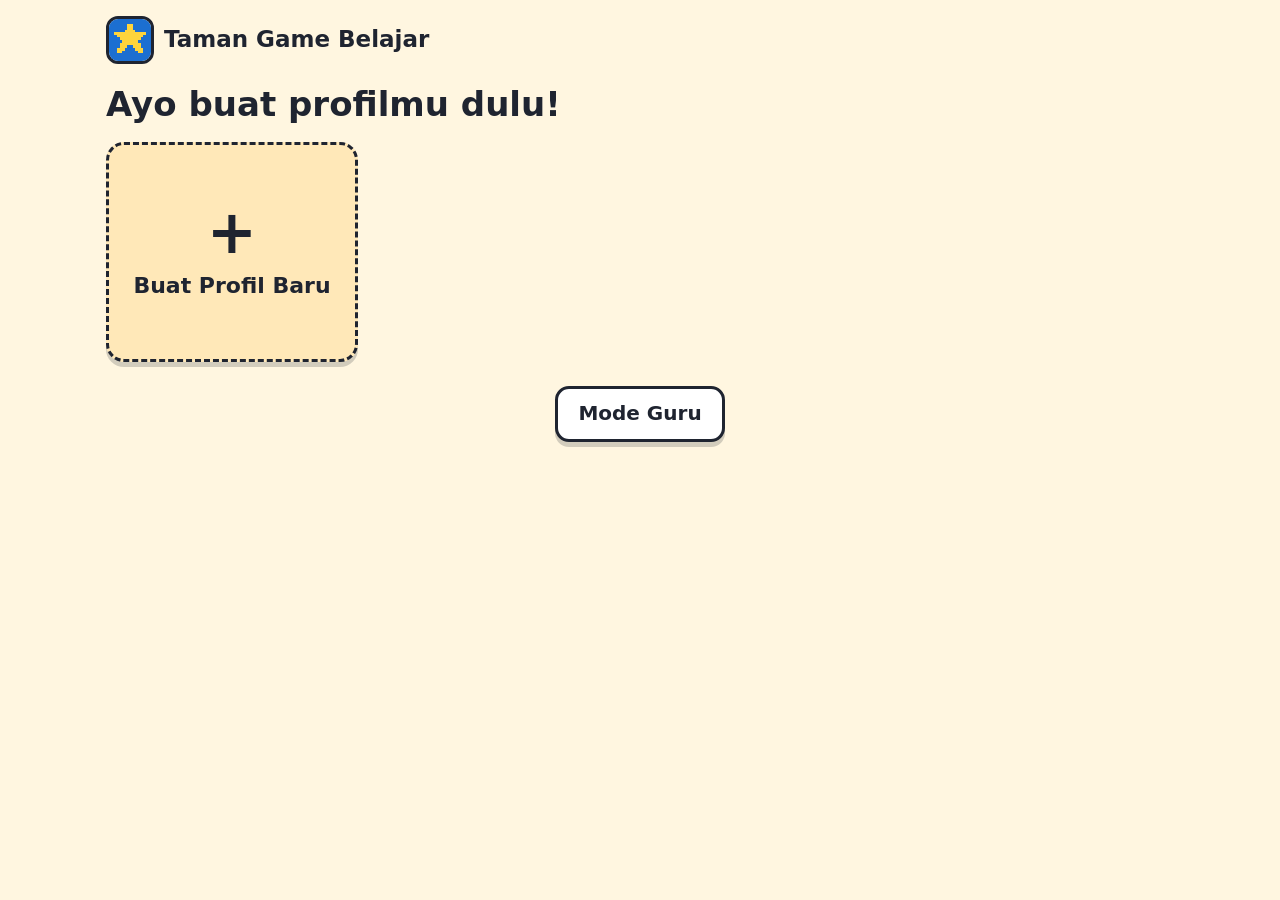
<file: index.html>
<!doctype html>
<html lang="id">
<head>
  <meta charset="utf-8">
  <meta name="viewport" content="width=device-width, initial-scale=1, viewport-fit=cover">
  <title>Taman Game Belajar</title>
  <meta name="description" content="Kumpulan game edukasi untuk anak SD kelas 4-6.">
  <meta name="theme-color" content="#1c6fd1">
  <link rel="manifest" href="manifest.json">
  <link rel="icon" href="ikon.svg" type="image/svg+xml">
  <link rel="apple-touch-icon" href="ikon-apple-180.png">
  <meta name="apple-mobile-web-app-capable" content="yes">
  <meta name="mobile-web-app-capable" content="yes">
  <meta name="apple-mobile-web-app-title" content="Game Belajar">
  <link rel="stylesheet" href="css/base.css">
  <link rel="stylesheet" href="css/hub.css">
  <link rel="stylesheet" href="css/quiz.css">
</head>
<body>
  <div id="app">
    <p class="memuat">Memuat…</p>
  </div>
  <div id="toast-wadah" aria-live="polite"></div>
  <noscript>
    <p class="memuat">Aplikasi ini membutuhkan JavaScript. Aktifkan JavaScript di browser lalu muat ulang halaman.</p>
  </noscript>
  <script type="module" src="js/main.js"></script>
</body>
</html>
</file>
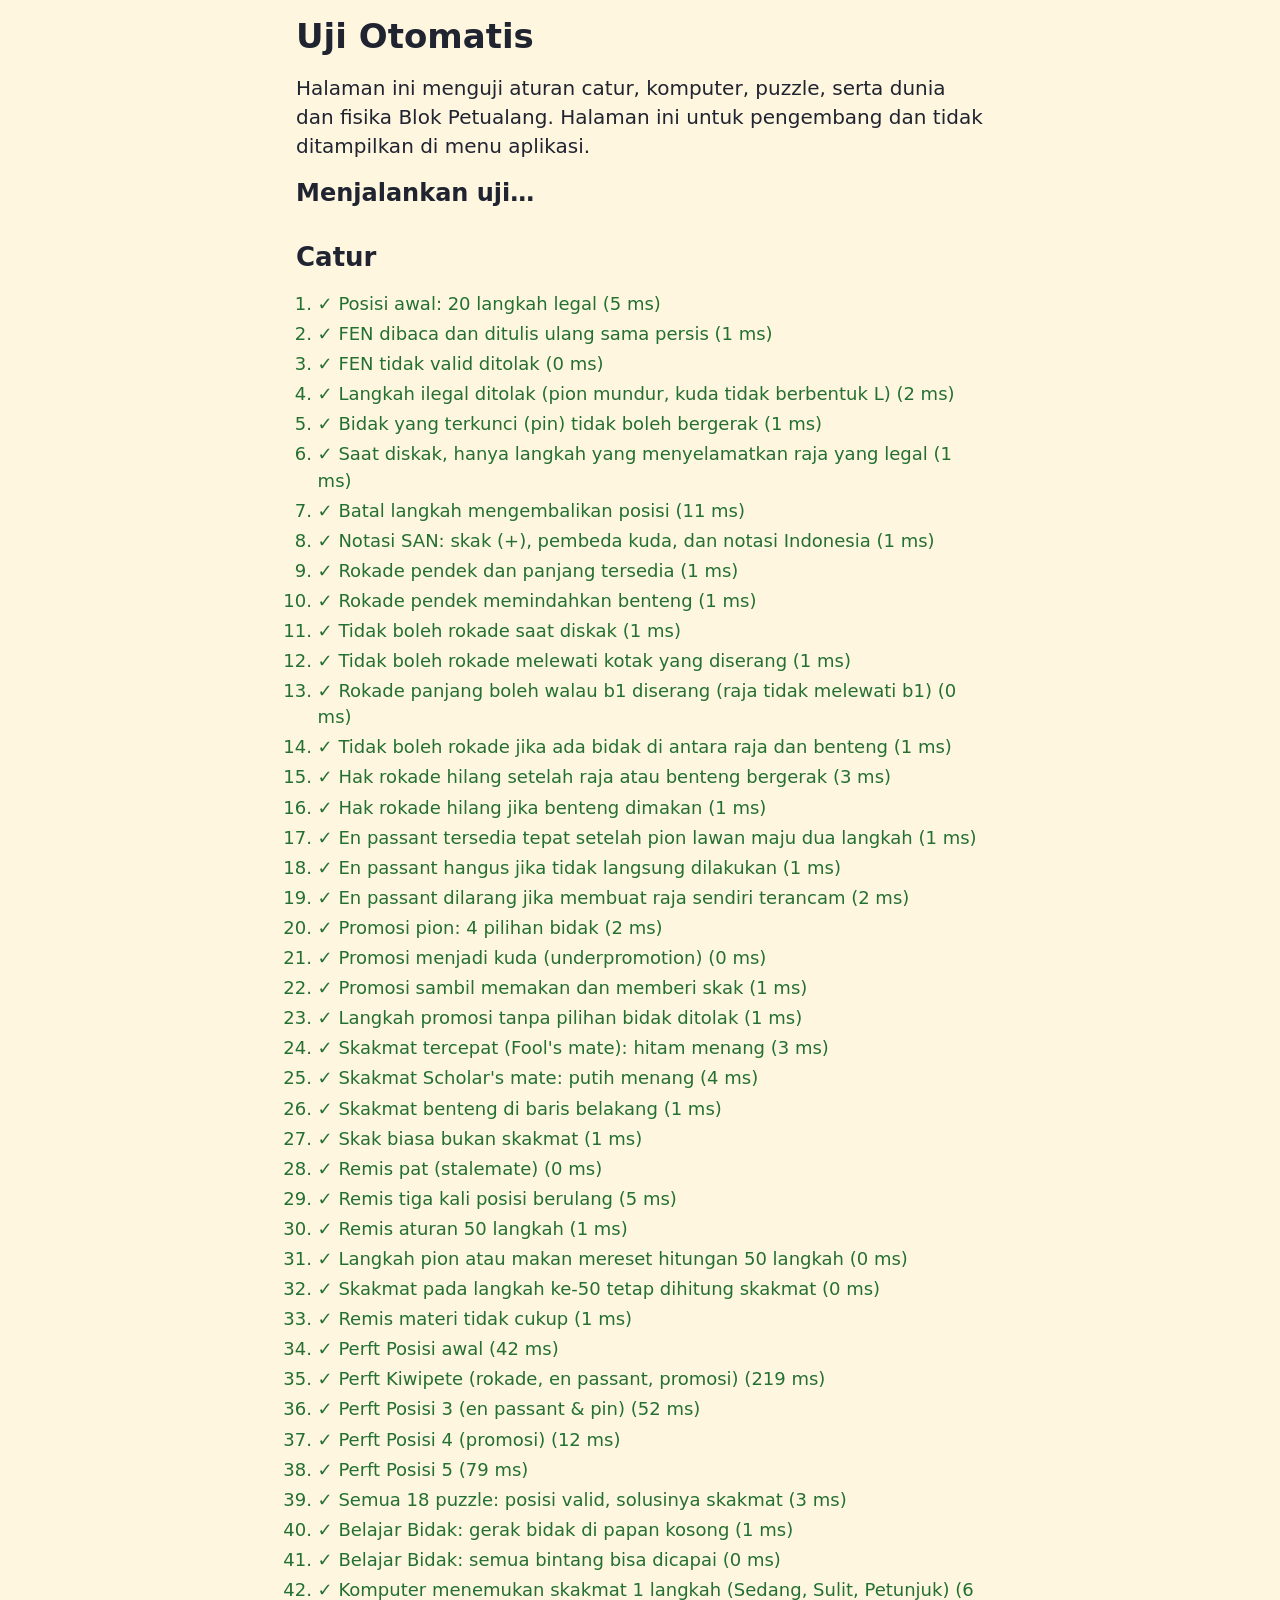
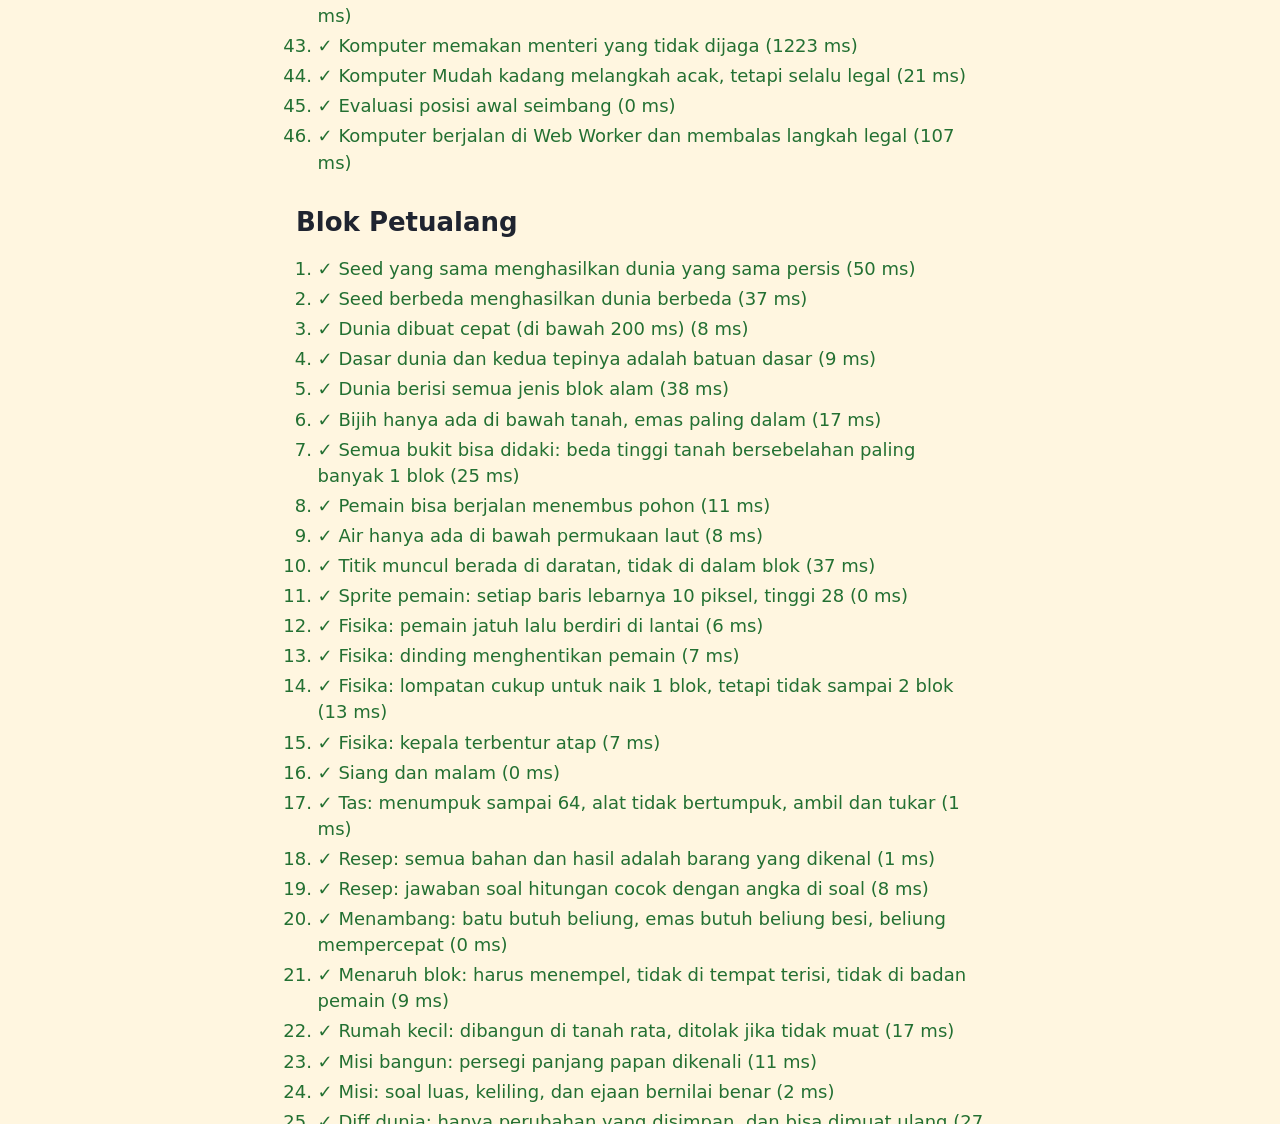
<file: test.html>
<!doctype html>
<html lang="id">
<head>
  <meta charset="utf-8">
  <meta name="viewport" content="width=device-width, initial-scale=1">
  <title>Uji Otomatis</title>
  <link rel="stylesheet" href="css/base.css">
  <style>
    #hasil ol { padding-left: 1.2em; font-size: 0.9rem; }
    #hasil li { margin-bottom: 4px; }
    #hasil h2 { margin-top: 1.2em; }
    .lulus { color: var(--sukses); }
    .gagal { color: var(--bahaya); font-weight: 700; }
    #ringkasan { font-size: 1.2rem; font-weight: 800; }
  </style>
</head>
<body>
  <main class="layar layar-sempit">
    <h1>Uji Otomatis</h1>
    <p>Halaman ini menguji aturan catur, komputer, puzzle, serta dunia dan fisika Blok Petualang.
      Halaman ini untuk pengembang dan tidak ditampilkan di menu aplikasi.</p>
    <p id="ringkasan">Menjalankan uji…</p>
    <div id="hasil"></div>
    <p><a href="./">← Kembali ke aplikasi</a></p>
  </main>
  <script type="module" src="uji/index.js"></script>
</body>
</html>
</file>
<file: css/base.css>
/* base.css — token warna, tipografi, tombol, panel, modal, toast, papan angka.
   Dipakai semua layar dan game. */

:root {
  --latar: #fff6e0;
  --latar-2: #ffe8b8;
  --kartu: #ffffff;
  --teks: #1f2430;
  --teks-lemah: #4a5263;
  --garis: #1f2430;
  --utama: #1c6fd1;
  --utama-gelap: #124e96;
  --sukses: #237032;
  --bahaya: #c92a2a;
  --peringatan: #8a4b00;
  --peringatan-latar: #fff0c2;
  --fokus: #ffbf00;
  --radius: 18px;
  --bayang: 0 5px 0 rgba(31, 36, 48, 0.2);
  --tinggi-tombol: 56px;
}

*, *::before, *::after { box-sizing: border-box; }

[hidden] { display: none !important; }

html {
  font-size: 125%; /* 20px */
  -webkit-text-size-adjust: 100%;
}

body {
  margin: 0;
  min-height: 100vh;
  background: var(--latar);
  color: var(--teks);
  font-family: system-ui, "Segoe UI", Roboto, "Noto Sans", Arial, sans-serif;
  line-height: 1.45;
  -webkit-tap-highlight-color: transparent;
}

h1, h2, h3 { line-height: 1.2; margin: 0 0 0.5em; }
h1 { font-size: 1.7rem; }
h2 { font-size: 1.3rem; }
h1:focus { outline: none; }
p { margin: 0 0 0.75em; }

button, input, select, textarea { font: inherit; color: inherit; }

:focus-visible {
  outline: 4px solid var(--fokus);
  outline-offset: 3px;
}

.memuat { padding: 2rem; text-align: center; font-size: 1.2rem; }

.layar { max-width: 1100px; margin: 0 auto; padding: 16px 16px 48px; }
.layar-sempit { max-width: 720px; }

.bilah-atas {
  display: flex;
  flex-wrap: wrap;
  gap: 12px;
  align-items: center;
  justify-content: space-between;
  margin-bottom: 20px;
}

.kepala-aplikasi { display: flex; align-items: center; gap: 10px; }
.kepala-aplikasi .logo { width: 48px; height: 48px; border-radius: 12px; overflow: hidden; border: 3px solid var(--garis); }
.kepala-aplikasi .logo svg { display: block; width: 100%; height: 100%; }
.judul-aplikasi { font-weight: 800; font-size: 1.15rem; }

/* Tombol */
.tombol {
  display: inline-flex;
  align-items: center;
  justify-content: center;
  gap: 8px;
  min-height: var(--tinggi-tombol);
  min-width: var(--tinggi-tombol);
  padding: 8px 20px;
  border: 3px solid var(--garis);
  border-radius: 14px;
  background: var(--kartu);
  color: var(--teks);
  font-weight: 700;
  cursor: pointer;
  box-shadow: var(--bayang);
  touch-action: manipulation;
  user-select: none;
  transition: transform 0.06s, box-shadow 0.06s;
}
.tombol:active:not(:disabled) { transform: translateY(4px); box-shadow: 0 1px 0 rgba(31, 36, 48, 0.2); }
.tombol:disabled { opacity: 0.5; cursor: not-allowed; }
.tombol.utama { background: var(--utama); color: #fff; }
.tombol.utama:hover { background: var(--utama-gelap); }
.tombol.kedua:hover { background: var(--latar-2); }
.tombol.sukses { background: var(--sukses); color: #fff; }
.tombol.bahaya { background: var(--bahaya); color: #fff; }
.tombol.kecil { --tinggi-tombol: 48px; padding: 6px 14px; font-size: 0.85rem; }
.tombol[aria-pressed="true"] { background: var(--utama); color: #fff; }
.tombol.kedua[aria-pressed="true"]:hover { background: var(--utama-gelap); }

.baris-tombol { display: flex; flex-wrap: wrap; gap: 12px; align-items: center; }

/* Panel & teks */
.panel {
  background: var(--kartu);
  border: 3px solid var(--garis);
  border-radius: var(--radius);
  padding: 20px;
  box-shadow: var(--bayang);
  margin-bottom: 20px;
}
.panel.peringatan { background: var(--peringatan-latar); color: var(--peringatan); font-weight: 700; }
.label-besar { font-size: 1.1rem; font-weight: 700; margin: 0 0 8px; display: block; }
.catatan { color: var(--teks-lemah); font-size: 0.85rem; margin-top: 12px; }
.galat { color: var(--bahaya); font-weight: 700; min-height: 1.45em; margin: 8px 0; }

.masukan {
  width: 100%;
  min-height: var(--tinggi-tombol);
  padding: 8px 14px;
  border: 3px solid var(--garis);
  border-radius: 12px;
  background: #fff;
  font-size: 1.1rem;
}

.chip {
  display: inline-block;
  padding: 2px 10px;
  border-radius: 999px;
  color: #fff;
  font-size: 0.75rem;
  font-weight: 700;
}

.bintang { font-size: 1.2rem; letter-spacing: 2px; white-space: nowrap; }
.bintang .isi { color: #f5b300; -webkit-text-stroke: 1.5px #7a4f00; }
.bintang .kosong { color: #e9ecef; -webkit-text-stroke: 1.5px #6c757d; }

.avatar {
  display: inline-block;
  width: 72px;
  height: 72px;
  border: 3px solid var(--garis);
  border-radius: 16px;
  overflow: hidden;
  flex-shrink: 0;
  background: #fff;
}
.avatar svg { display: block; width: 100%; height: 100%; }
.avatar.besar { width: 112px; height: 112px; }
.avatar.kecil { width: 52px; height: 52px; border-radius: 12px; }

/* Modal */
.modal-latar {
  position: fixed;
  inset: 0;
  z-index: 100;
  display: flex;
  align-items: center;
  justify-content: center;
  padding: 16px;
  background: rgba(20, 24, 33, 0.55);
}
.modal {
  width: 100%;
  max-width: 540px;
  max-height: calc(100vh - 32px);
  overflow: auto;
  padding: 24px;
  background: var(--kartu);
  border: 3px solid var(--garis);
  border-radius: var(--radius);
  box-shadow: var(--bayang);
}
.modal-tombol { display: flex; flex-wrap: wrap; gap: 12px; justify-content: flex-end; margin-top: 20px; }
.form-pin { display: grid; gap: 8px; }

/* Toast */
#toast-wadah {
  position: fixed;
  left: 50%;
  bottom: 24px;
  z-index: 200;
  display: flex;
  flex-direction: column;
  gap: 8px;
  width: min(92vw, 520px);
  transform: translateX(-50%);
  pointer-events: none;
}
.toast {
  padding: 14px 18px;
  border: 3px solid var(--garis);
  border-radius: 14px;
  background: var(--kartu);
  font-weight: 700;
  box-shadow: var(--bayang);
  animation: toast-masuk 0.25s ease-out;
  transition: opacity 0.35s, transform 0.35s;
}
.toast.sukses { background: #d3f9d8; }
.toast.peringatan { background: var(--peringatan-latar); color: var(--peringatan); }
.toast.hilang { opacity: 0; transform: translateY(10px); }
@keyframes toast-masuk { from { opacity: 0; transform: translateY(10px); } }

/* Papan angka */
/* min-width: 0 dan width: 100% agar lebar bawaan <input> tidak mendorong papan keluar dari panel. */
.papan-angka { display: grid; grid-template-columns: minmax(0, 1fr); gap: 12px; width: 100%; max-width: 340px; }
.papan-angka > * { min-width: 0; }
.papan-tampil {
  width: 100%;
  min-width: 0;
  min-height: 64px;
  padding: 8px 16px;
  border: 3px solid var(--garis);
  border-radius: 14px;
  background: #fff;
  font-size: 1.8rem;
  font-weight: 800;
  text-align: center;
  letter-spacing: 4px;
}
.papan-tombol { display: grid; grid-template-columns: repeat(3, minmax(0, 1fr)); gap: 10px; }
.tombol-angka { font-size: 1.4rem; min-height: 64px; min-width: 0; padding: 0; }

/* Layar game */
.layar-game { max-width: 1280px; margin: 0 auto; padding: 12px 16px 32px; }
.bilah-game { display: flex; align-items: center; gap: 12px; flex-wrap: wrap; margin-bottom: 16px; }
.bilah-game h1 { font-size: 1.4rem; margin: 0; }
.ikon-kecil { width: 44px; height: 44px; border-radius: 10px; overflow: hidden; border: 3px solid var(--garis); }
.ikon-kecil svg { display: block; width: 100%; height: 100%; }

.sr-only {
  position: absolute; width: 1px; height: 1px; padding: 0; margin: -1px;
  overflow: hidden; clip: rect(0 0 0 0); white-space: nowrap; border: 0;
}

@media (max-width: 600px) {
  html { font-size: 112.5%; }
  .avatar.besar { width: 88px; height: 88px; }
}

/* Sentuhan: tanpa zoom ketuk-ganda pada tombol, tanpa seleksi teks saat ditekan lama. */
button, [role="button"], a, summary { touch-action: manipulation; }
.tombol { -webkit-user-select: none; user-select: none; }
/* Cegah tarik-untuk-muat-ulang yang tidak sengaja saat bermain (Chrome Android). */
html, body { overscroll-behavior-y: contain; }
/* Ruang aman untuk layar berponi saat dipasang sebagai aplikasi. */
body { padding: 0 env(safe-area-inset-right) env(safe-area-inset-bottom) env(safe-area-inset-left); }

/* Pergantian layar yang lembut (hanya opasitas, agar posisi elemen tetap). */
.layar, .layar-game { animation: layar-masuk 0.22s ease-out; }
@keyframes layar-masuk { from { opacity: 0; } }

@media (prefers-reduced-motion: reduce) {
  *, *::before, *::after { animation-duration: 0.01ms !important; transition-duration: 0.01ms !important; }
}
</file>
<file: css/hub.css>
/* hub.css — layar profil, menu utama, pengaturan, dan Mode Guru. */

/* Pilih profil */
.grid-profil {
  display: grid;
  grid-template-columns: repeat(auto-fill, minmax(200px, 1fr));
  gap: 20px;
  margin-bottom: 24px;
}
.kartu-profil { display: flex; flex-direction: column; gap: 10px; align-items: stretch; }
.pilih-profil, .kartu-baru {
  display: flex;
  flex-direction: column;
  align-items: center;
  gap: 8px;
  min-height: 220px;
  padding: 20px 12px;
  border: 3px solid var(--garis);
  border-radius: var(--radius);
  background: var(--kartu);
  box-shadow: var(--bayang);
  cursor: pointer;
  touch-action: manipulation;
  transition: transform 0.1s;
}
.pilih-profil:hover, .kartu-baru:hover, .kartu-game:hover { transform: translateY(-3px); }
.pilih-profil:active, .kartu-baru:active, .kartu-game:active { transform: translateY(2px); }
.nama-profil { font-size: 1.3rem; font-weight: 800; word-break: break-word; text-align: center; }
.kelas-profil { color: var(--teks-lemah); font-weight: 700; }
.kartu-baru { justify-content: center; border-style: dashed; background: var(--latar-2); font-weight: 800; font-size: 1.1rem; }
.kartu-baru .plus { font-size: 3rem; line-height: 1; }
.bawah-layar { display: flex; justify-content: center; }

/* Formulir profil */
.form-profil { max-width: 760px; }
.form-profil .masukan { margin-bottom: 20px; max-width: 420px; }
.grid-avatar {
  display: grid;
  grid-template-columns: repeat(auto-fill, minmax(76px, 1fr));
  gap: 12px;
  margin-bottom: 20px;
}
.pilih-avatar {
  aspect-ratio: 1;
  padding: 0;
  border: 3px solid var(--garis);
  border-radius: 14px;
  overflow: hidden;
  background: #fff;
  cursor: pointer;
  touch-action: manipulation;
}
.pilih-avatar svg { display: block; width: 100%; height: 100%; }
.pilih-avatar[aria-pressed="true"] { outline: 6px solid var(--utama); outline-offset: 2px; }
.grup-kelas { display: flex; flex-wrap: wrap; gap: 12px; margin-bottom: 8px; }
.pilih-kelas { min-width: 120px; font-size: 1.1rem; }

/* Hub */
.menu-atas { display: flex; flex-wrap: wrap; gap: 10px; }
.sapaan { display: flex; align-items: center; gap: 16px; margin-bottom: 20px; }
.sapaan h1 { margin-bottom: 4px; word-break: break-word; }
.sapaan p { margin: 0; }
.cadangan { display: flex; flex-wrap: wrap; gap: 16px; align-items: center; justify-content: space-between; background: #e7f5ff; }
.cadangan h2 { margin-bottom: 4px; }
.cadangan p { margin: 0; max-width: 560px; }

.grid-game {
  display: grid;
  grid-template-columns: repeat(auto-fill, minmax(250px, 1fr));
  gap: 20px;
}
.kartu-game {
  display: flex;
  flex-direction: column;
  align-items: flex-start;
  gap: 8px;
  padding: 16px;
  border: 3px solid var(--garis);
  border-radius: var(--radius);
  background: var(--kartu);
  box-shadow: var(--bayang);
  text-align: left;
  cursor: pointer;
  touch-action: manipulation;
  transition: transform 0.1s;
}
.ikon-game { width: 88px; height: 88px; border: 3px solid var(--garis); border-radius: 16px; overflow: hidden; }
.ikon-game svg { display: block; width: 100%; height: 100%; }
.nama-game { font-size: 1.25rem; font-weight: 800; }
.deskripsi-game { color: var(--teks-lemah); font-size: 0.9rem; }
.baris-chip { display: flex; flex-wrap: wrap; gap: 6px; }
.chip-kelas { background: var(--peringatan); }
.progres-game { display: flex; align-items: center; gap: 10px; font-size: 0.85rem; font-weight: 700; margin-top: auto; }

/* Pengaturan */
.baris-pengaturan {
  display: flex;
  align-items: center;
  justify-content: space-between;
  gap: 16px;
  padding: 12px 0;
  border-bottom: 2px dashed #d5d9e0;
}
.baris-pengaturan + .baris-tombol { margin-top: 20px; }
.baris-pengaturan .label-besar { margin: 0; }
.sakelar {
  min-width: 120px;
  min-height: var(--tinggi-tombol);
  border: 3px solid var(--garis);
  border-radius: 999px;
  background: #dee2e6;
  font-weight: 800;
  cursor: pointer;
}
.sakelar[aria-checked="true"] { background: var(--sukses); color: #fff; }
.geser { width: min(320px, 60%); height: 40px; accent-color: var(--utama); }

/* Mode Guru */
.layar-guru { max-width: 900px; }
.kunci-guru { max-width: 420px; }
.kunci-guru .papan-angka { max-width: none; }
.baris-profil-guru {
  display: flex;
  flex-wrap: wrap;
  align-items: center;
  gap: 12px;
  padding: 12px 0;
  border-bottom: 2px dashed #d5d9e0;
}
.info-profil { display: flex; flex-direction: column; flex: 1; min-width: 160px; }
.info-profil span { color: var(--teks-lemah); font-size: 0.85rem; }

/* Statistik & bank soal (Mode Guru) */
.stat-profil { border: 2px solid #d5d9e0; border-radius: 12px; padding: 10px 14px; margin-bottom: 12px; }
.stat-profil summary { font-weight: 800; cursor: pointer; min-height: 40px; display: list-item; }
.stat-profil h3 { font-size: 1rem; margin: 16px 0 8px; }
.tabel-gulir { overflow-x: auto; margin-bottom: 12px; }
.tabel { border-collapse: collapse; width: 100%; font-size: 0.85rem; }
.tabel th, .tabel td { border: 2px solid #d5d9e0; padding: 6px 10px; text-align: left; }
.tabel th { background: #f1f3f5; }
.tabel tr.perlu-latihan td { background: #fff0c2; font-weight: 700; }
.soal-sulit { font-size: 0.9rem; }
.soal-sulit li { margin-bottom: 6px; white-space: pre-line; }

.chip-abu { background: #495057; }
.filter-bank { display: flex; flex-wrap: wrap; align-items: center; gap: 10px 14px; }
.filter-bank .masukan { width: auto; min-width: 180px; }
.filter-bank .centang { display: flex; align-items: center; gap: 8px; font-weight: 700; min-height: 48px; }
.filter-bank input[type="checkbox"] { width: 26px; height: 26px; }
.soal-pratinjau {
  background: var(--kartu);
  border: 2px solid #d5d9e0;
  border-radius: 14px;
  padding: 14px 16px;
  margin-bottom: 12px;
  font-size: 0.9rem;
}
.soal-pratinjau p { margin-bottom: 6px; }
.pratinjau-tanya { font-size: 1.05rem; font-weight: 700; white-space: pre-line; margin-top: 8px; }
.pratinjau-pilihan { margin: 0 0 8px; }
.pratinjau-pilihan .benar { color: var(--sukses); font-weight: 800; }
.pratinjau-pilihan .benar::after { content: " ✓"; }
.id-soal { color: var(--teks-lemah); font-size: 0.8rem; align-self: center; }
</file>
<file: css/quiz.css>
/* quiz.css — dialog soal bersama (js/core/quiz-ui.js). */

.kuis { max-width: 680px; }
.kuis-label { display: flex; flex-wrap: wrap; align-items: center; gap: 8px; margin-bottom: 12px; }
.kuis-topik { color: var(--teks-lemah); font-weight: 700; font-size: 0.85rem; }
.kuis-judul { font-weight: 800; color: var(--utama-gelap); }
.kuis-pertanyaan { font-size: 1.35rem; line-height: 1.35; white-space: pre-line; }
.kuis-jawab { margin: 16px 0; }
.kuis-jawab[inert] { opacity: 0.85; }

.kuis-daftar-pilihan { display: grid; grid-template-columns: repeat(auto-fit, minmax(220px, 1fr)); gap: 12px; }
.kuis-pilihan { justify-content: flex-start; text-align: left; font-size: 1.05rem; padding: 12px 16px; }
.kuis-pilihan.salah { background: #ffe3e3; border-color: var(--bahaya); }
.kuis-pilihan.benar { background: #d3f9d8; border-color: var(--sukses); }

.kuis-baris-teks { display: flex; flex-wrap: wrap; gap: 12px; }
.kuis-baris-teks .masukan { flex: 1; min-width: 200px; }

.kuis-urutan { display: grid; gap: 8px; padding-left: 1.6em; margin: 0 0 12px; }
.kuis-urutan li { padding-left: 4px; }
.kuis-urutan li > * { vertical-align: middle; }
.kuis-item {
  display: inline-block;
  min-width: 55%;
  margin-right: 8px;
  padding: 8px 12px;
  border: 3px solid var(--garis);
  border-radius: 12px;
  background: #fff;
  font-weight: 700;
}
.kuis-urutan .tombol { margin-right: 4px; }

.papan-tambahan { display: grid; grid-template-columns: repeat(3, minmax(0, 1fr)); gap: 10px; }

.kuis-umpan p { margin-bottom: 8px; }
.kuis-benar { color: var(--sukses); font-weight: 800; font-size: 1.2rem; }
.kuis-salah { color: var(--peringatan); font-weight: 800; }
.kuis-petunjuk { background: #fff9db; border: 2px dashed #e8a100; border-radius: 12px; padding: 10px 14px; }
.kuis-penjelasan { background: #e7f5ff; border-radius: 12px; padding: 10px 14px; }
</file>
